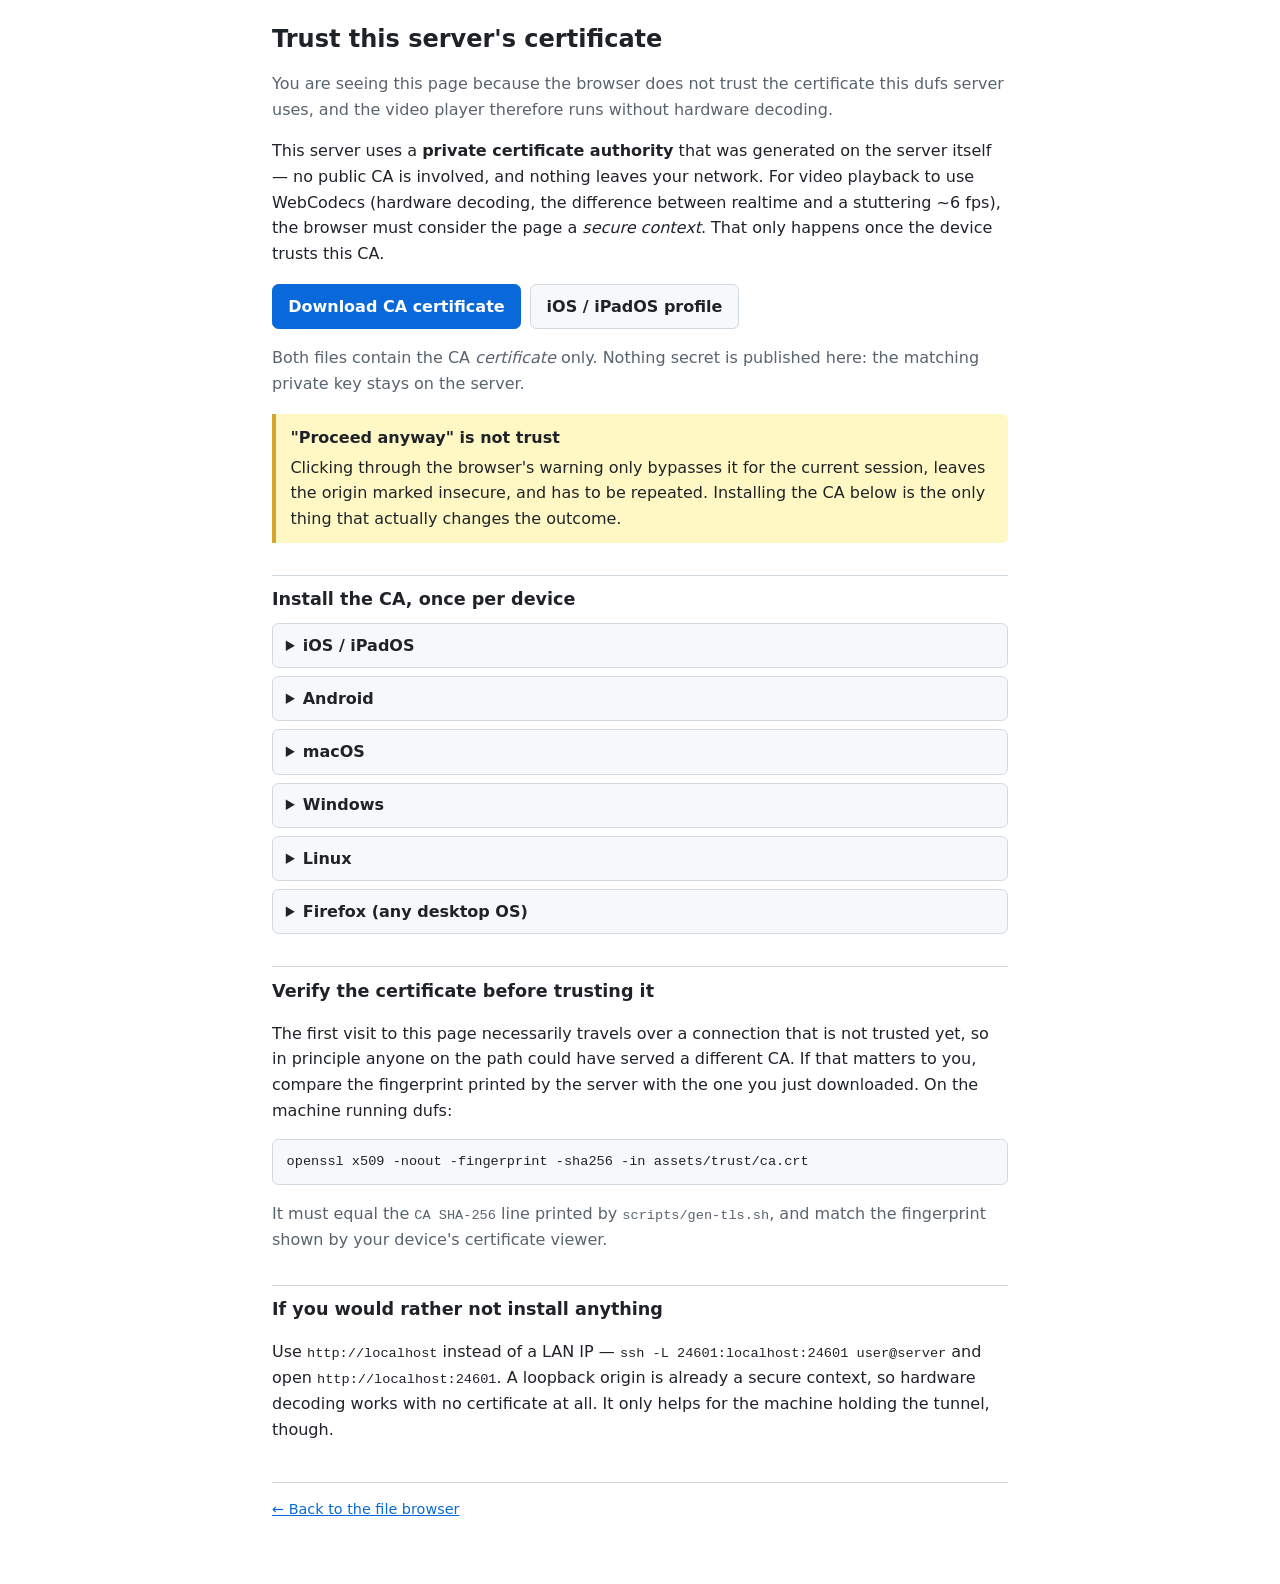
<file: assets/trust/index.html>
<!DOCTYPE html>
<html lang="en-US">

<head>
  <meta charset="utf-8" />
  <meta name="viewport" content="width=device-width, initial-scale=1" />
  <title>Trust this server — dufs</title>
  <style>
    :root {
      color-scheme: light dark;
      --fg: #1f2328;
      --muted: #59636e;
      --bg: #ffffff;
      --bg-alt: #f6f8fa;
      --border: #d1d9e0;
      --accent: #0969da;
      --warn-bg: #fff8c5;
      --warn-border: #d4a72c;
    }

    @media (prefers-color-scheme: dark) {
      :root {
        --fg: #e6edf3;
        --muted: #9198a1;
        --bg: #0d1117;
        --bg-alt: #151b23;
        --border: #3d444d;
        --accent: #4493f8;
        --warn-bg: #2b2611;
        --warn-border: #9e6a03;
      }
    }

    body {
      margin: 0 auto;
      padding: 1.5rem 1.1rem 4rem;
      max-width: 46rem;
      background: var(--bg);
      color: var(--fg);
      font: 16px/1.6 system-ui, -apple-system, "Segoe UI", Roboto, sans-serif;
    }

    h1 {
      font-size: 1.5rem;
      line-height: 1.3;
      margin: 0 0 0.4rem;
    }

    h2 {
      font-size: 1.1rem;
      margin: 2rem 0 0.6rem;
      padding-top: 0.6rem;
      border-top: 1px solid var(--border);
    }

    p,
    li {
      color: var(--fg);
    }

    .muted {
      color: var(--muted);
    }

    a {
      color: var(--accent);
    }

    code,
    pre {
      font-family: ui-monospace, SFMono-Regular, Consolas, monospace;
      font-size: 0.85em;
    }

    pre {
      padding: 0.7rem 0.85rem;
      border: 1px solid var(--border);
      border-radius: 0.4rem;
      background: var(--bg-alt);
      overflow-x: auto;
    }

    .downloads {
      display: flex;
      flex-wrap: wrap;
      gap: 0.6rem;
      margin: 1.1rem 0 0.3rem;
    }

    .downloads a {
      display: inline-block;
      padding: 0.55rem 0.95rem;
      border: 1px solid var(--border);
      border-radius: 0.4rem;
      background: var(--bg-alt);
      color: var(--fg);
      text-decoration: none;
      font-weight: 600;
    }

    .downloads a.primary {
      border-color: var(--accent);
      background: var(--accent);
      color: #fff;
    }

    .note {
      margin: 1.1rem 0;
      padding: 0.7rem 0.9rem;
      border-left: 4px solid var(--warn-border);
      background: var(--warn-bg);
      border-radius: 0 0.35rem 0.35rem 0;
    }

    .note strong {
      display: block;
      margin-bottom: 0.25rem;
    }

    details {
      margin: 0.5rem 0;
      padding: 0.55rem 0.8rem;
      border: 1px solid var(--border);
      border-radius: 0.4rem;
      background: var(--bg-alt);
    }

    summary {
      cursor: pointer;
      font-weight: 600;
    }

    details ol,
    details ul {
      margin: 0.6rem 0 0.2rem;
      padding-left: 1.3rem;
    }

    footer {
      margin-top: 2.5rem;
      padding-top: 0.9rem;
      border-top: 1px solid var(--border);
      color: var(--muted);
      font-size: 0.9rem;
    }
  </style>
</head>

<body>
  <h1>Trust this server's certificate</h1>
  <p class="muted">
    You are seeing this page because the browser does not trust the certificate this dufs
    server uses, and the video player therefore runs without hardware decoding.
  </p>

  <p>
    This server uses a <strong>private certificate authority</strong> that was generated on
    the server itself — no public CA is involved, and nothing leaves your network. For video
    playback to use WebCodecs (hardware decoding, the difference between realtime and a
    stuttering ~6&nbsp;fps), the browser must consider the page a
    <em>secure context</em>. That only happens once the device trusts this CA.
  </p>

  <div class="downloads">
    <a class="primary" href="ca.crt" download>Download CA certificate</a>
    <a href="dufs-ca.mobileconfig" download>iOS / iPadOS profile</a>
  </div>
  <p class="muted">
    Both files contain the CA <em>certificate</em> only. Nothing secret is published here:
    the matching private key stays on the server.
  </p>

  <div class="note">
    <strong>"Proceed anyway" is not trust</strong>
    Clicking through the browser's warning only bypasses it for the current session, leaves
    the origin marked insecure, and has to be repeated. Installing the CA below is the only
    thing that actually changes the outcome.
  </div>

  <h2>Install the CA, once per device</h2>

  <details>
    <summary>iOS / iPadOS</summary>
    <ol>
      <li>Tap <a href="dufs-ca.mobileconfig" download>iOS / iPadOS profile</a>, then
        <em>Allow</em> when Safari asks to download the configuration profile.</li>
      <li>Open <em>Settings</em> — the profile appears as <em>Profile Downloaded</em>.
        Tap it, then <em>Install</em> (top right), enter the passcode, <em>Install</em> again.
        It is unsigned, so iOS will warn you about that — expected, it was generated next to
        this page.</li>
      <li><strong>Required:</strong> <em>Settings › General › About › Certificate Trust
          Settings</em>, enable <em>Root Certificate Full Trust</em> for
        "dufs LAN root CA". Without this step the profile does nothing.</li>
      <li>Reload the file browser. There should be no certificate warning, and
        <code>isSecureContext</code> should be <code>true</code>.</li>
    </ol>
  </details>

  <details>
    <summary>Android</summary>
    <ol>
      <li>Tap <em>Download CA certificate</em>.</li>
      <li><em>Settings › Security › More security settings › Encryption &amp;
          credentials › Install a certificate › CA certificate</em>, then pick the downloaded
        file. (Menu names vary by vendor; search the settings for "certificate".)</li>
      <li>Android will show a permanent "network may be monitored" notice — that is what
        installing a user CA means, and it is expected here.</li>
      <li>Chrome trusts user-installed CAs. Firefox for Android does <em>not</em>; use Chrome
        on Android.</li>
    </ol>
  </details>

  <details>
    <summary>macOS</summary>
    <ol>
      <li>Download <code>ca.crt</code>, then double-click it to add it to the login keychain.</li>
      <li>Open <em>Keychain Access</em>, find "dufs LAN root CA", open it, expand
        <em>Trust</em>, and set <em>When using this certificate</em> to
        <em>Always Trust</em>.</li>
      <li>Or from a terminal:
        <pre>sudo security add-trusted-cert -d -r trustRoot \
  -k /Library/Keychains/System.keychain ca.crt</pre>
      </li>
    </ol>
  </details>

  <details>
    <summary>Windows</summary>
    <ol>
      <li>Download <code>ca.crt</code>.</li>
      <li>Run <code>certmgr.msc</code> → <em>Trusted Root Certification Authorities</em> →
        <em>Certificates</em> → right-click → <em>All Tasks</em> → <em>Import</em> → pick the
        file.</li>
      <li>Restart the browser. Importing into "Personal" instead of "Trusted Root" does not
        work.</li>
    </ol>
  </details>

  <details>
    <summary>Linux</summary>
    <ol>
      <li>Download <code>ca.crt</code>.</li>
      <li>System store (Chrome/Edge/Safari-policy aware tools):
        <pre>sudo cp ca.crt /usr/local/share/ca-certificates/dufs-lan.crt
sudo update-ca-certificates</pre>
      </li>
      <li>Chromium and Firefox on Linux read the NSS database instead:
        <pre>certutil -d sql:"$HOME/.pki/nssdb" -A -t "C,," -n dufs-lan -i ca.crt</pre>
      </li>
      <li>Restart the browser afterwards — Chromium only reads the store at startup.</li>
    </ol>
  </details>

  <details>
    <summary>Firefox (any desktop OS)</summary>
    <ol>
      <li>Firefox keeps its own trust store and ignores the system one.</li>
      <li><em>Settings › Privacy &amp; Security › Certificates › View Certificates ›
          Authorities › Import</em>, pick <code>ca.crt</code>, and tick
        <em>Trust this CA to identify websites</em>.</li>
    </ol>
  </details>

  <h2>Verify the certificate before trusting it</h2>
  <p>
    The first visit to this page necessarily travels over a connection that is not trusted
    yet, so in principle anyone on the path could have served a different CA. If that matters
    to you, compare the fingerprint printed by the server with the one you just downloaded.
    On the machine running dufs:
  </p>
  <pre>openssl x509 -noout -fingerprint -sha256 -in assets/trust/ca.crt</pre>
  <p class="muted">
    It must equal the <code>CA SHA-256</code> line printed by <code>scripts/gen-tls.sh</code>,
    and match the fingerprint shown by your device's certificate viewer.
  </p>

  <h2>If you would rather not install anything</h2>
  <p>
    Use <code>http://localhost</code> instead of a LAN IP —
    <code>ssh -L 24601:localhost:24601 user@server</code> and open
    <code>http://localhost:24601</code>. A loopback origin is already a secure context, so
    hardware decoding works with no certificate at all. It only helps for the machine holding
    the tunnel, though.
  </p>

  <footer>
    <a href="../../">← Back to the file browser</a>
  </footer>
</body>

</html>
</file>
